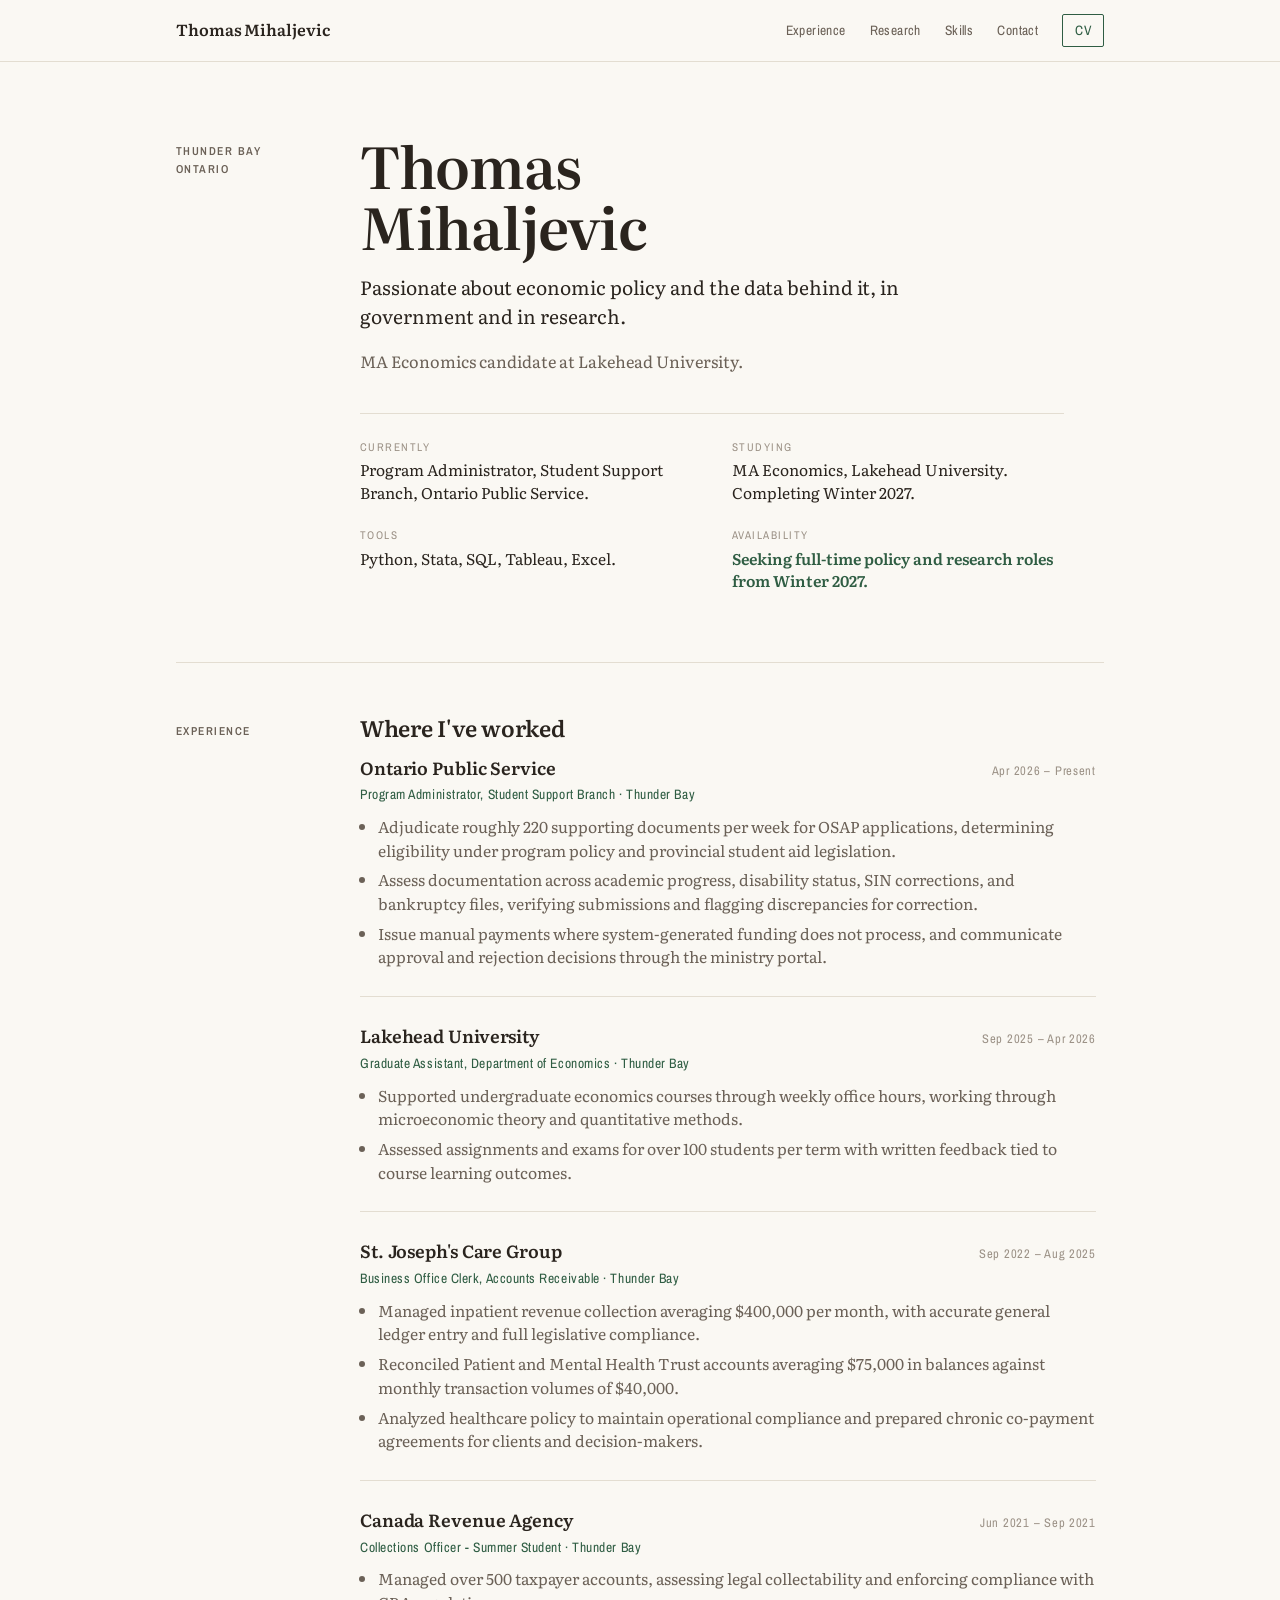
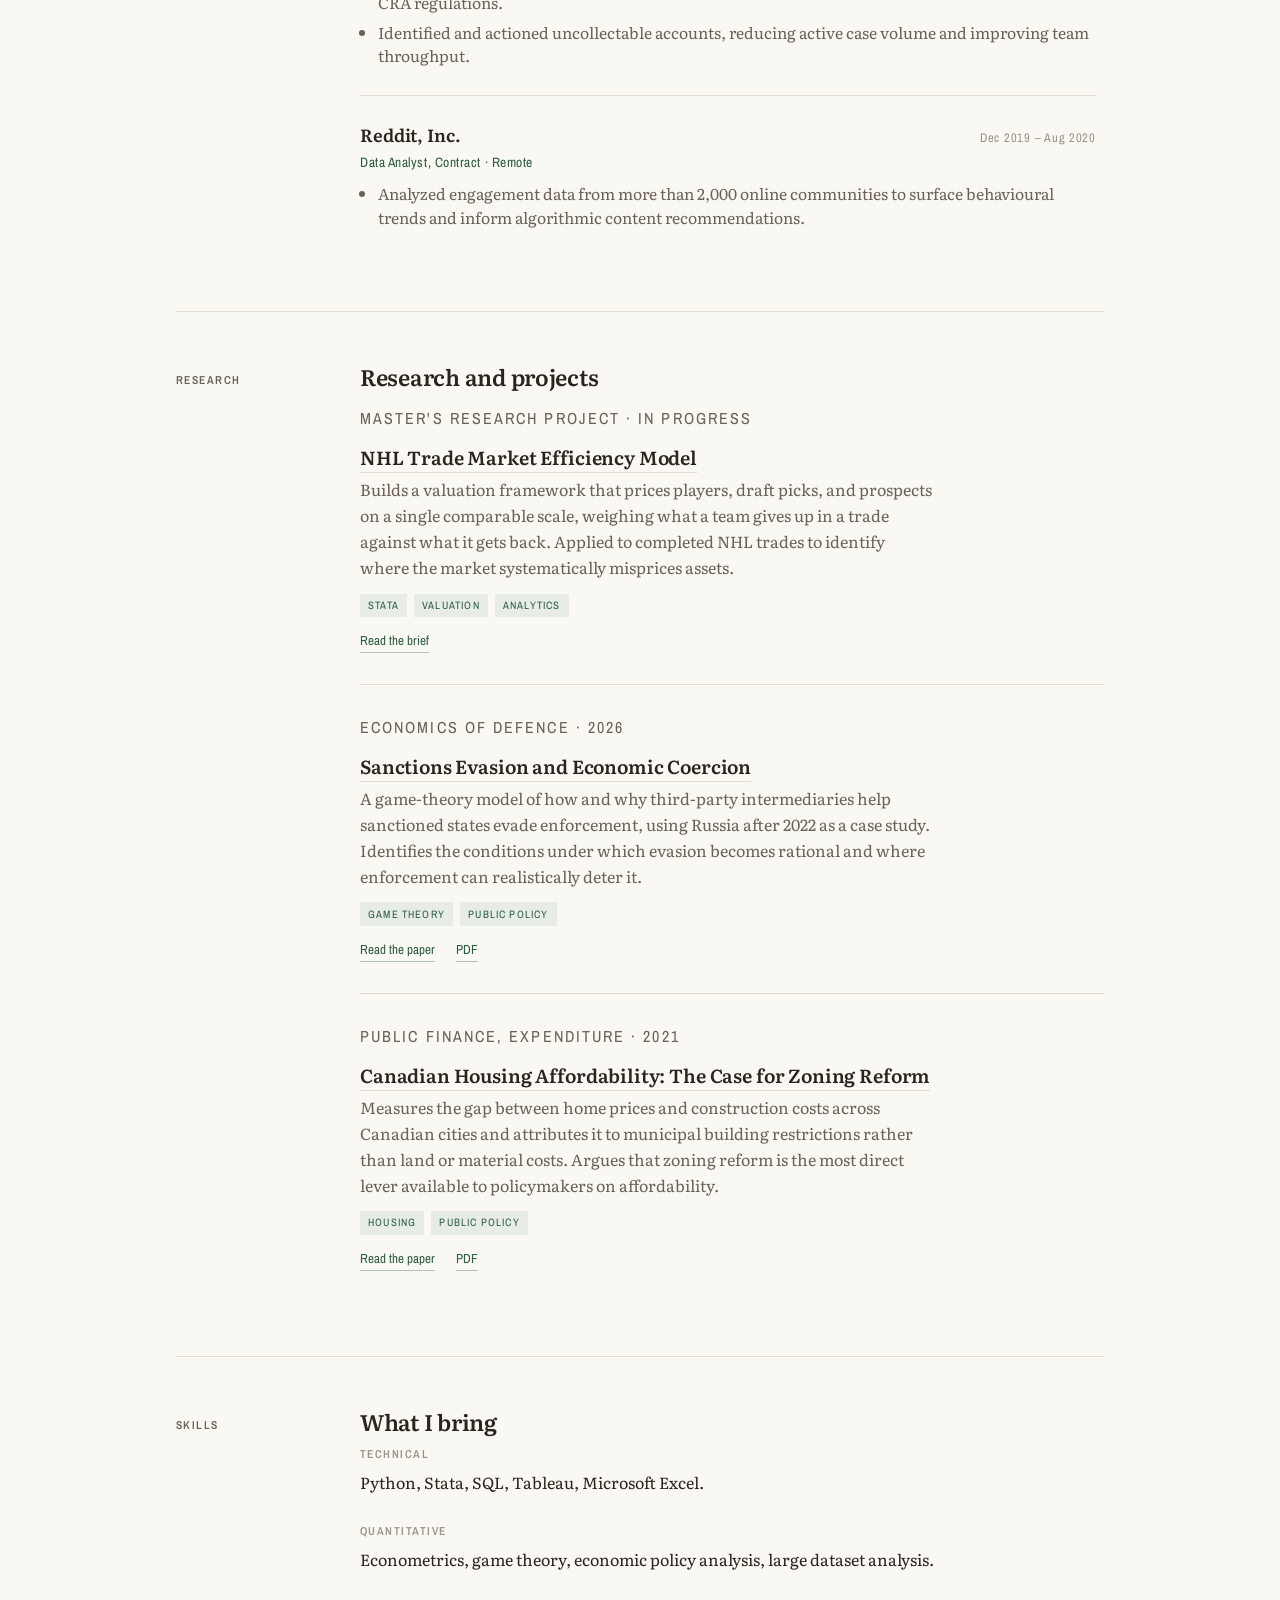
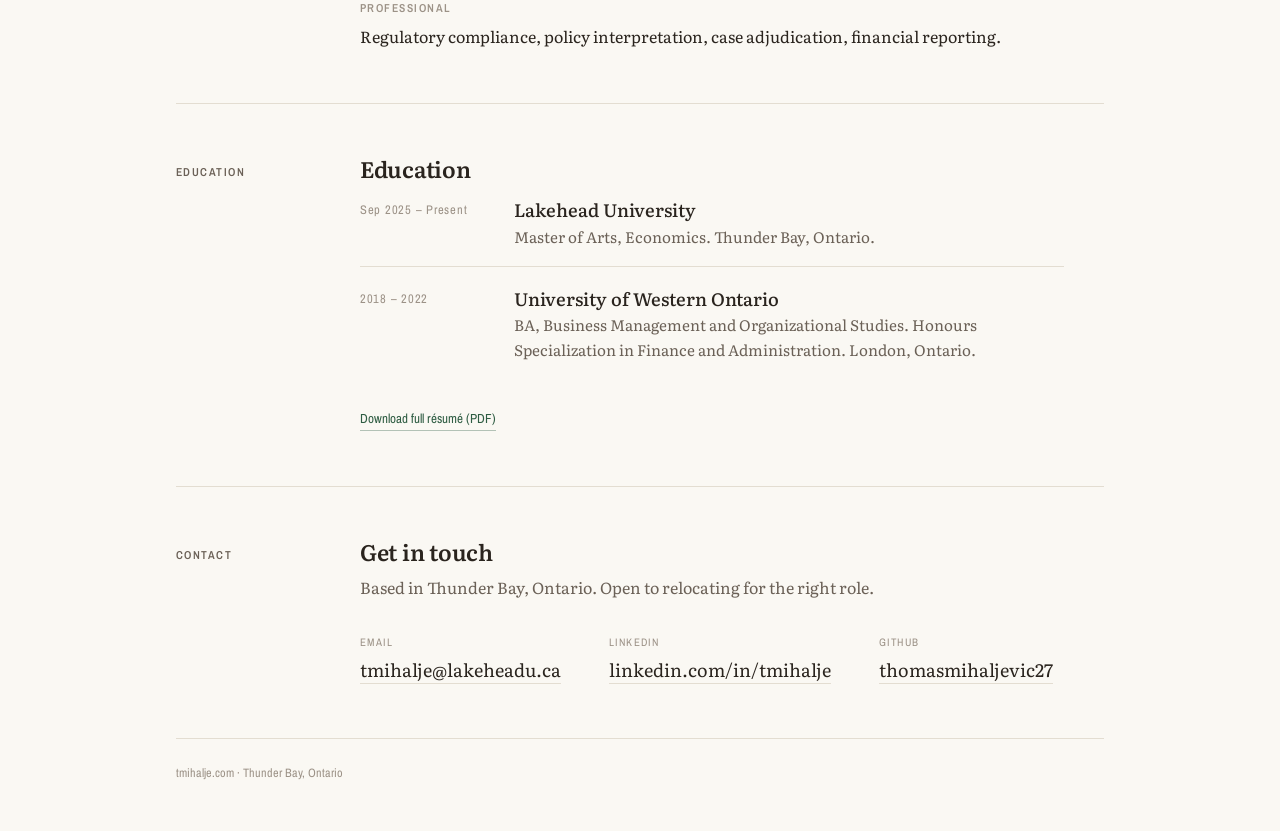
<file: index.html>
<!DOCTYPE html>
<html lang="en">
<head>
<meta charset="utf-8">
<meta name="viewport" content="width=device-width, initial-scale=1">
<link rel="icon" href="/favicon.svg" type="image/svg+xml">
<link rel="icon" href="/favicon.ico" sizes="32x32">
<link rel="apple-touch-icon" href="/apple-touch-icon.png">
<title>Thomas Mihaljevic — Economics and Public Policy</title>
<meta name="description" content="Thomas Mihaljevic — Program Administrator with the Ontario Public Service and MA Economics candidate at Lakehead University. Economic policy, valuation, and applied data work.">
<link rel="preconnect" href="https://fonts.googleapis.com">
<link rel="preconnect" href="https://fonts.gstatic.com" crossorigin>
<link href="https://fonts.googleapis.com/css2?family=Archivo+Narrow:wght@400;500;600&family=Literata:ital,opsz,wght@0,7..72,300..700;1,7..72,300..500&display=swap" rel="stylesheet">
<link rel="stylesheet" href="/styles.css">
</head>
<body>
<a class="skip" href="#main">Skip to content</a>

<div class="topbar">
  <div class="topbar-in">
    <a class="name" href="/">Thomas Mihaljevic</a>
    <nav>
      <a href="#experience">Experience</a>
      <a href="#research">Research</a>
      <a href="#skills" class="hide-sm">Skills</a>
      <a href="#contact">Contact</a>
      <a href="/Thomas_Mihaljevic_Resume.pdf" class="cv">CV</a>
    </nav>
  </div>
</div>

<div class="wrap" id="top">
<main id="main">

  <!-- INTRO -->
  <div class="row intro">
    <div class="marker">Thunder Bay<br>Ontario</div>
    <div>
      <h1>Thomas<br>Mihaljevic</h1>
      <p class="pitch">Passionate about economic policy and the data behind it, in government and in research.</p>
      <p class="sub">MA Economics candidate at Lakehead University.</p>

      <dl class="glance">
        <div>
          <dt>Currently</dt>
          <dd>Program Administrator, Student Support Branch, Ontario Public Service.</dd>
        </div>
        <div>
          <dt>Studying</dt>
          <dd>MA Economics, Lakehead University. Completing Winter 2027.</dd>
        </div>
        <div>
          <dt>Tools</dt>
          <dd>Python, Stata, SQL, Tableau, Excel.</dd>
        </div>
        <div>
          <dt>Availability</dt>
          <dd class="open">Seeking full-time policy and research roles from Winter 2027.</dd>
        </div>
      </dl>
    </div>
  </div>

  <!-- EXPERIENCE -->
  <section id="experience">
    <div class="row sec">
      <div class="marker">Experience</div>
      <div>
        <h2>Where I've worked</h2>

        <article class="job">
          <div class="job-head">
            <h3>Ontario Public Service</h3>
            <span class="when">Apr 2026 – Present</span>
          </div>
          <p class="role">Program Administrator, Student Support Branch · Thunder Bay</p>
          <ul>
            <li>Adjudicate roughly 220 supporting documents per week for OSAP applications, determining eligibility under program policy and provincial student aid legislation.</li>
            <li>Assess documentation across academic progress, disability status, SIN corrections, and bankruptcy files, verifying submissions and flagging discrepancies for correction.</li>
            <li>Issue manual payments where system-generated funding does not process, and communicate approval and rejection decisions through the ministry portal.</li>
          </ul>
        </article>

        <article class="job">
          <div class="job-head">
            <h3>Lakehead University</h3>
            <span class="when">Sep 2025 – Apr 2026</span>
          </div>
          <p class="role">Graduate Assistant, Department of Economics · Thunder Bay</p>
          <ul>
            <li>Supported undergraduate economics courses through weekly office hours, working through microeconomic theory and quantitative methods.</li>
            <li>Assessed assignments and exams for over 100 students per term with written feedback tied to course learning outcomes.</li>
          </ul>
        </article>

        <article class="job">
          <div class="job-head">
            <h3>St. Joseph's Care Group</h3>
            <span class="when">Sep 2022 – Aug 2025</span>
          </div>
          <p class="role">Business Office Clerk, Accounts Receivable · Thunder Bay</p>
          <ul>
            <li>Managed inpatient revenue collection averaging $400,000 per month, with accurate general ledger entry and full legislative compliance.</li>
            <li>Reconciled Patient and Mental Health Trust accounts averaging $75,000 in balances against monthly transaction volumes of $40,000.</li>
            <li>Analyzed healthcare policy to maintain operational compliance and prepared chronic co-payment agreements for clients and decision-makers.</li>
          </ul>
        </article>

        <article class="job">
          <div class="job-head">
            <h3>Canada Revenue Agency</h3>
            <span class="when">Jun 2021 – Sep 2021</span>
          </div>
          <p class="role">Collections Officer - Summer Student · Thunder Bay</p>
          <ul>
            <li>Managed over 500 taxpayer accounts, assessing legal collectability and enforcing compliance with CRA regulations.</li>
            <li>Identified and actioned uncollectable accounts, reducing active case volume and improving team throughput.</li>
          </ul>
        </article>

        <article class="job">
          <div class="job-head">
            <h3>Reddit, Inc.</h3>
            <span class="when">Dec 2019 – Aug 2020</span>
          </div>
          <p class="role">Data Analyst, Contract · Remote</p>
          <ul>
            <li>Analyzed engagement data from more than 2,000 online communities to surface behavioural trends and inform algorithmic content recommendations.</li>
          </ul>
        </article>
      </div>
    </div>
  </section>

  <!-- RESEARCH -->
  <section id="research">
    <div class="row sec">
      <div class="marker">Research</div>
      <div>
        <h2>Research and projects</h2>

        <article class="item">
          <p class="kicker">Master's research project · In progress</p>
          <h3><a href="/nhl-trade-model/">NHL Trade Market Efficiency Model</a></h3>
          <p>Builds a valuation framework that prices players, draft picks, and prospects on a single comparable scale, weighing what a team gives up in a trade against what it gets back. Applied to completed NHL trades to identify where the market systematically misprices assets.</p>
          <div class="tags"><span>Stata</span><span>Valuation</span><span>Analytics</span></div>
          <div class="links">
            <a href="/nhl-trade-model/">Read the brief</a>
          </div>
        </article>

        <article class="item">
          <p class="kicker">Economics of Defence · 2026</p>
          <h3><a href="/economic-sanctions/">Sanctions Evasion and Economic Coercion</a></h3>
          <p>A game-theory model of how and why third-party intermediaries help sanctioned states evade enforcement, using Russia after 2022 as a case study. Identifies the conditions under which evasion becomes rational and where enforcement can realistically deter it.</p>
          <div class="tags"><span>Game theory</span><span>Public policy</span></div>
          <div class="links">
            <a href="/economic-sanctions/">Read the paper</a>
            <a href="/Sanctions.pdf">PDF</a>
          </div>
        </article>

        <article class="item">
          <p class="kicker">Public Finance, Expenditure · 2021</p>
          <h3><a href="/housing-paper/">Canadian Housing Affordability: The Case for Zoning Reform</a></h3>
          <p>Measures the gap between home prices and construction costs across Canadian cities and attributes it to municipal building restrictions rather than land or material costs. Argues that zoning reform is the most direct lever available to policymakers on affordability.</p>
          <div class="tags"><span>Housing</span><span>Public policy</span></div>
          <div class="links">
            <a href="/housing-paper/">Read the paper</a>
            <a href="/Housing_Paper.pdf">PDF</a>
          </div>
        </article>
      </div>
    </div>
  </section>

  <!-- SKILLS -->
  <section id="skills">
    <div class="row sec">
      <div class="marker">Skills</div>
      <div>
        <h2>What I bring</h2>
        <div class="skills">
          <div class="skill">
            <h3>Technical</h3>
            <p>Python, Stata, SQL, Tableau, Microsoft Excel.</p>
          </div>
          <div class="skill">
            <h3>Quantitative</h3>
            <p>Econometrics, game theory, economic policy analysis, large dataset analysis.</p>
          </div>
          <div class="skill">
            <h3>Professional</h3>
            <p>Regulatory compliance, policy interpretation, case adjudication, financial reporting.</p>
          </div>
        </div>
      </div>
    </div>
  </section>

  <!-- EDUCATION -->
  <section id="education">
    <div class="row sec">
      <div class="marker">Education</div>
      <div>
        <h2>Education</h2>
        <ul class="hist">
          <li><span class="yr">Sep 2025 – Present</span><p class="what">Lakehead University<span>Master of Arts, Economics. Thunder Bay, Ontario.</span></p></li>
          <li><span class="yr">2018 – 2022</span><p class="what">University of Western Ontario<span>BA, Business Management and Organizational Studies. Honours Specialization in Finance and Administration. London, Ontario.</span></p></li>
        </ul>
        <div class="links" style="margin-top:1.8rem"><a href="/Thomas_Mihaljevic_Resume.pdf">Download full résumé (PDF)</a></div>
      </div>
    </div>
  </section>

  <!-- CONTACT -->
  <section id="contact">
    <div class="row sec">
      <div class="marker">Contact</div>
      <div>
        <h2>Get in touch</h2>
        <p class="lede">Based in Thunder Bay, Ontario. Open to relocating for the right role.</p>
        <div class="contact">
          <div><div class="k">Email</div><a href="mailto:tmihalje@lakeheadu.ca">tmihalje@lakeheadu.ca</a></div>
          <div><div class="k">LinkedIn</div><a href="https://linkedin.com/in/tmihalje">linkedin.com/in/tmihalje</a></div>
          <div><div class="k">GitHub</div><a href="https://github.com/thomasmihaljevic27">thomasmihaljevic27</a></div>
        </div>
      </div>
    </div>
  </section>

</main>
<footer>tmihalje.com · Thunder Bay, Ontario</footer>
</div>
</body>
</html>
</file>
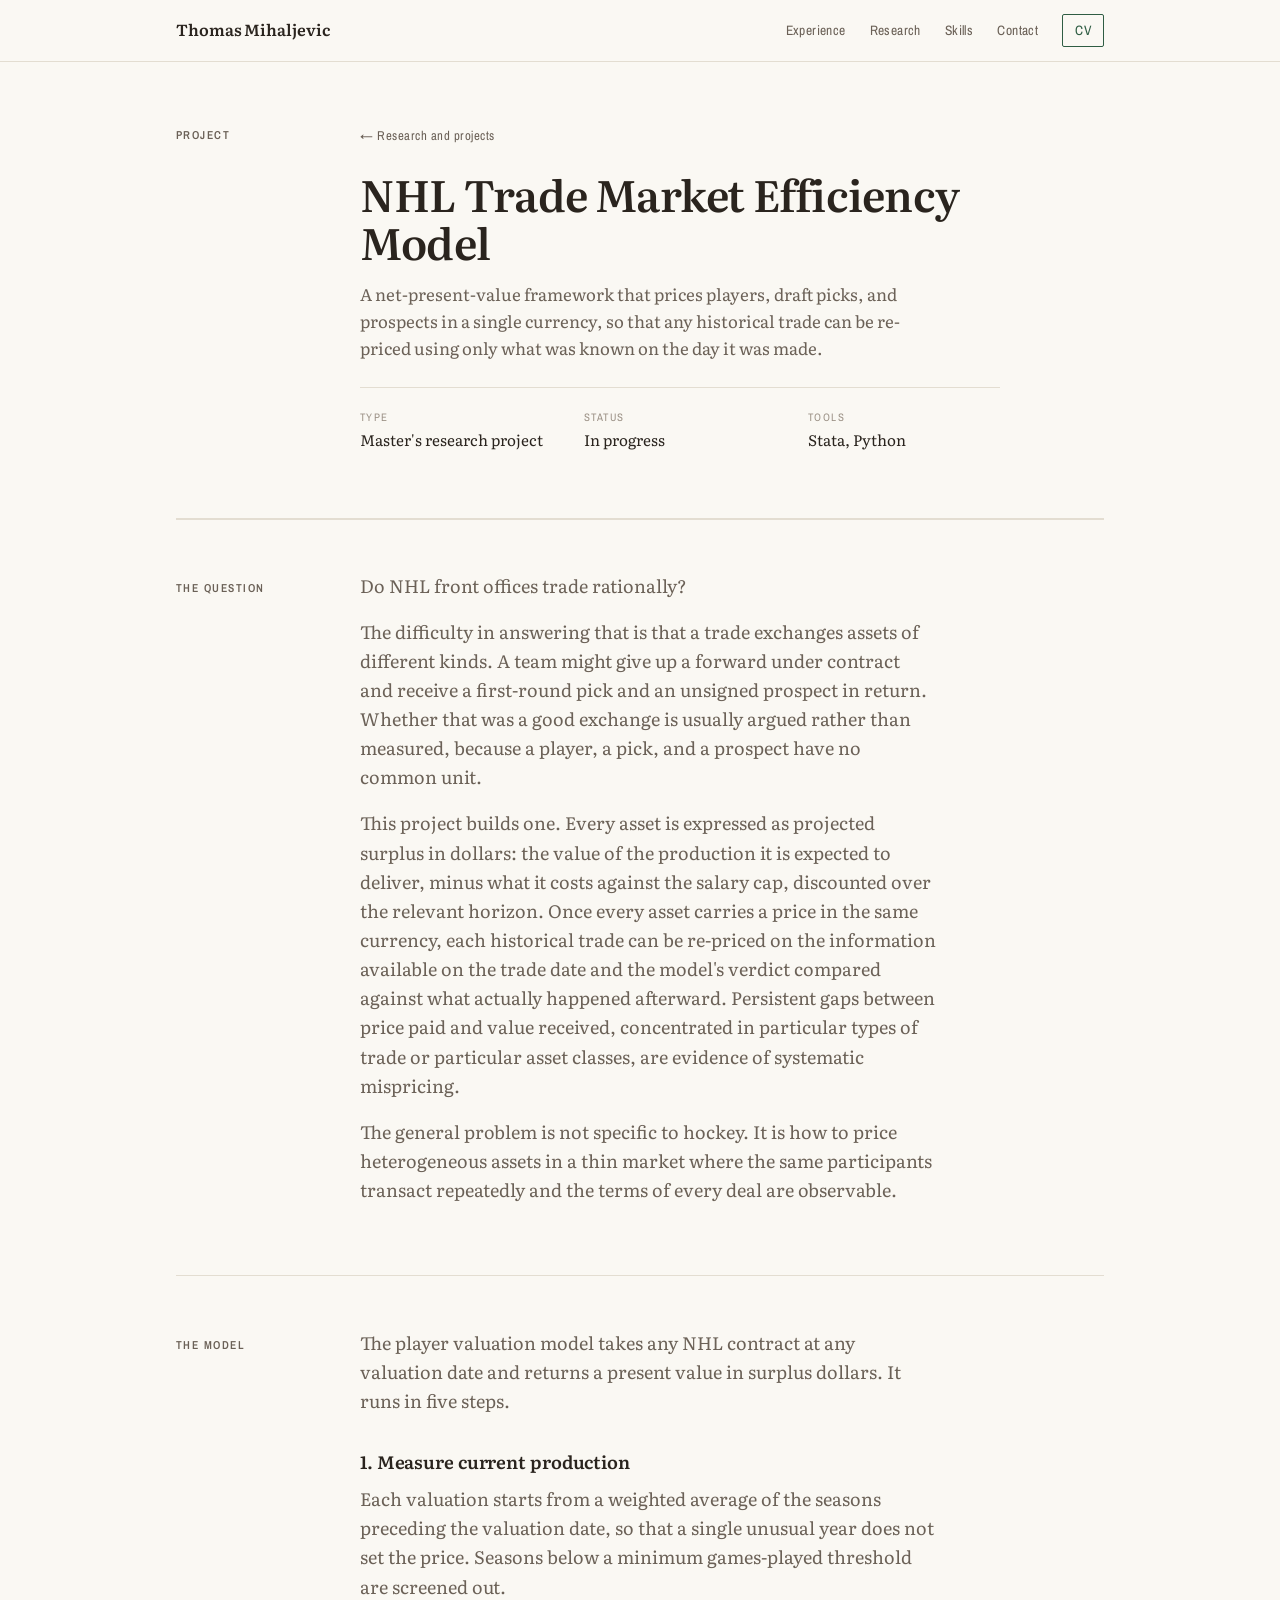
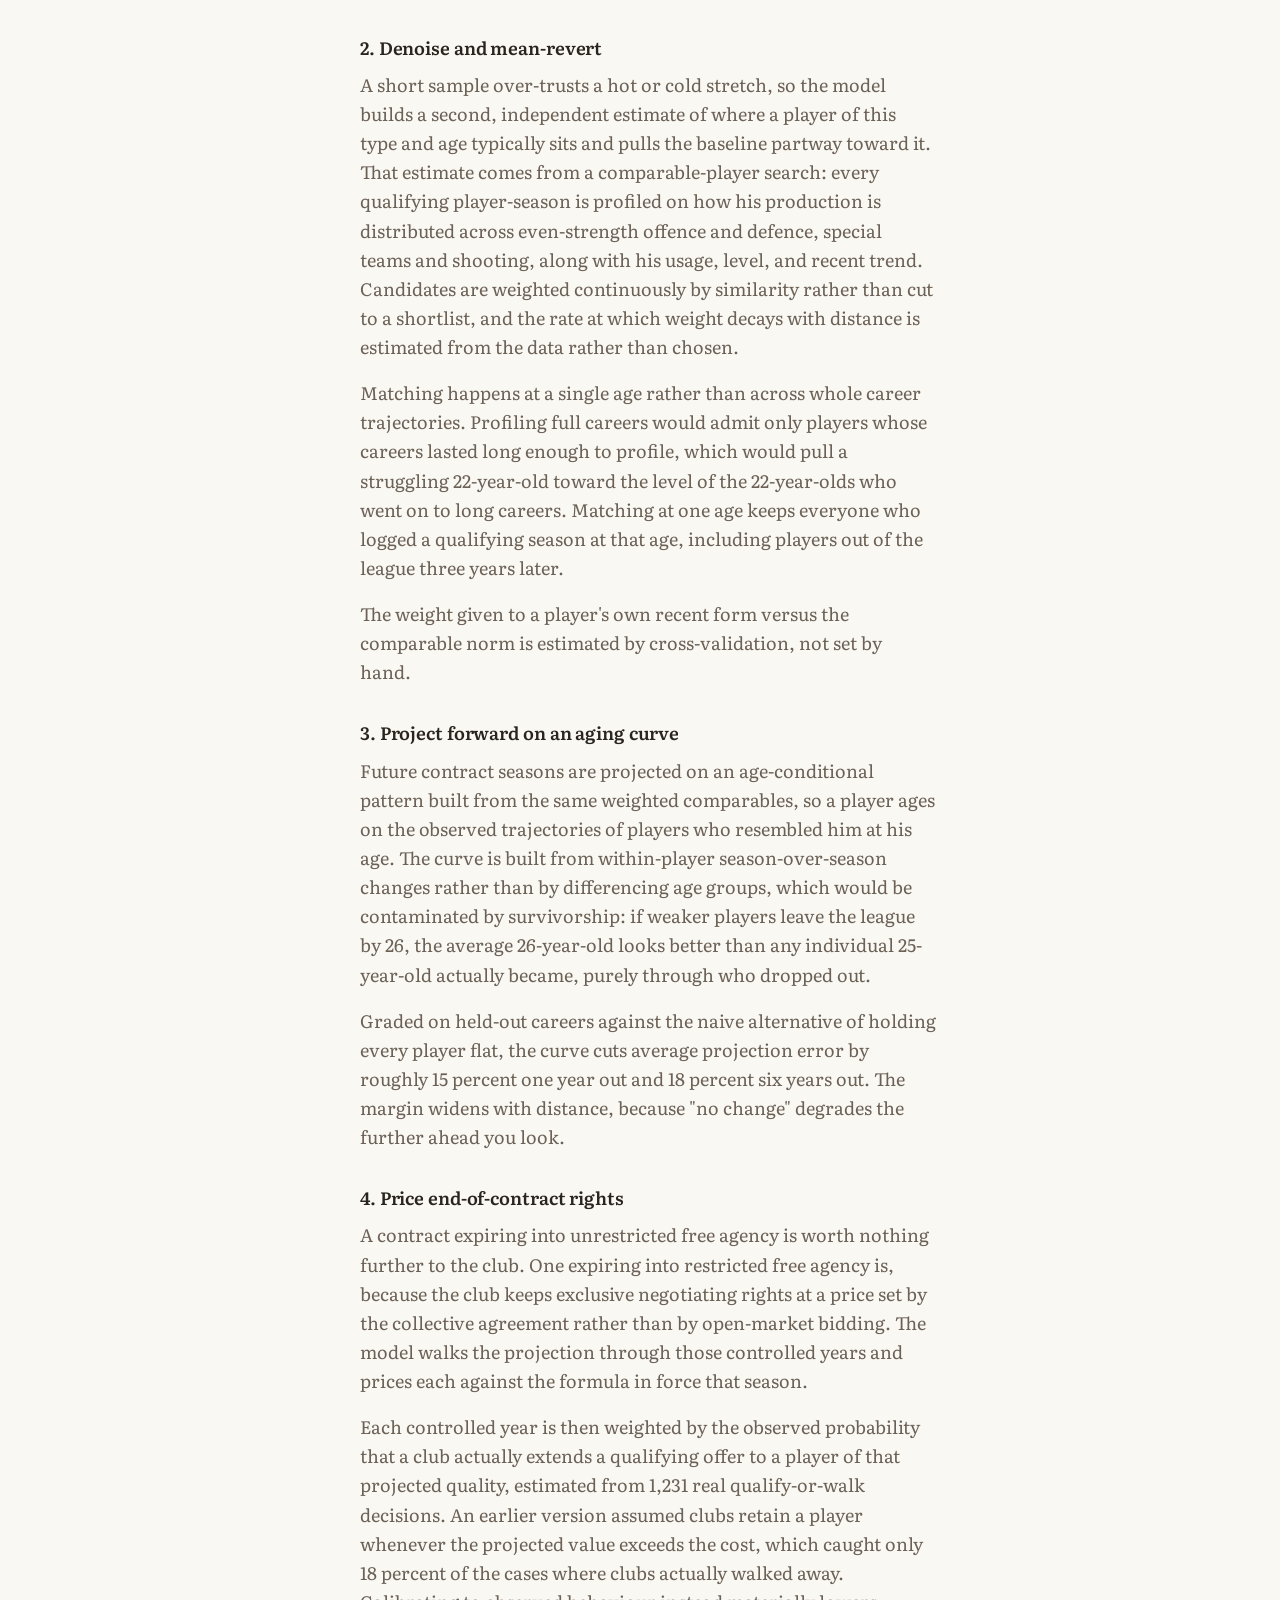
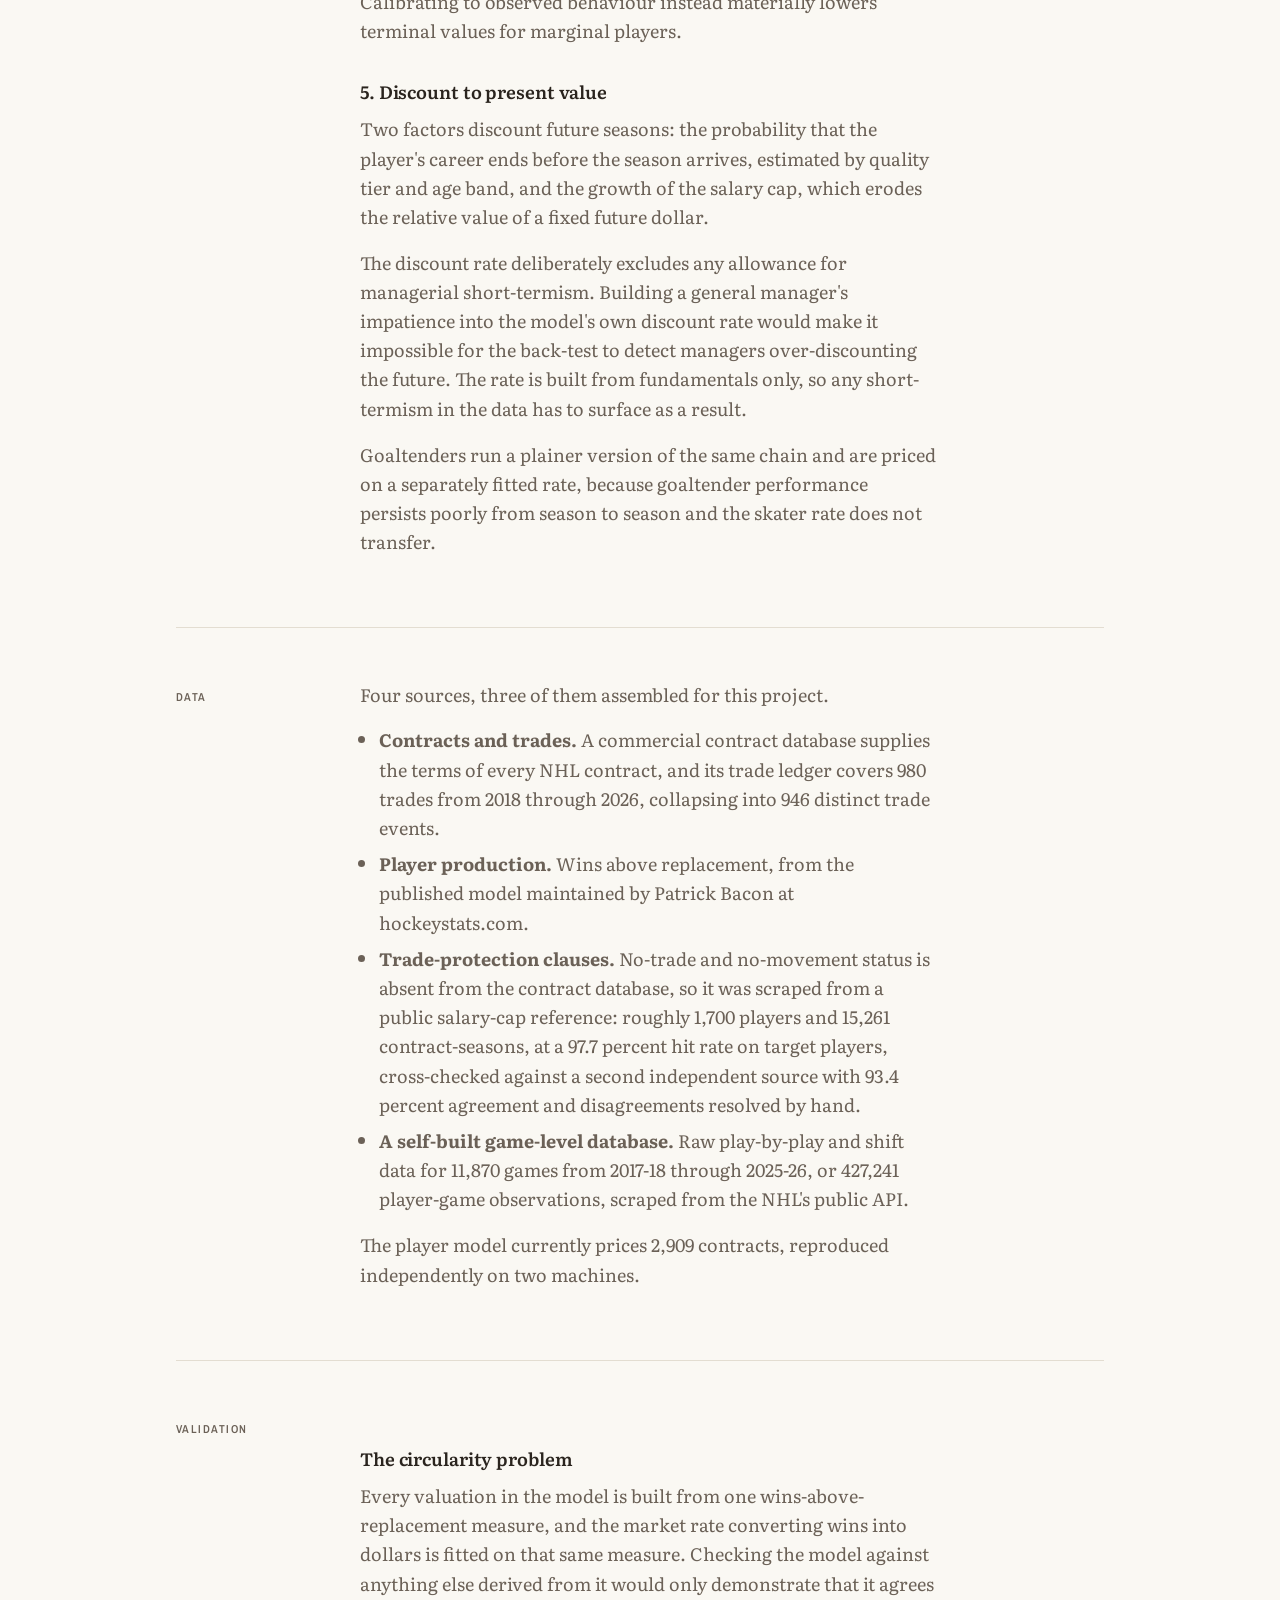
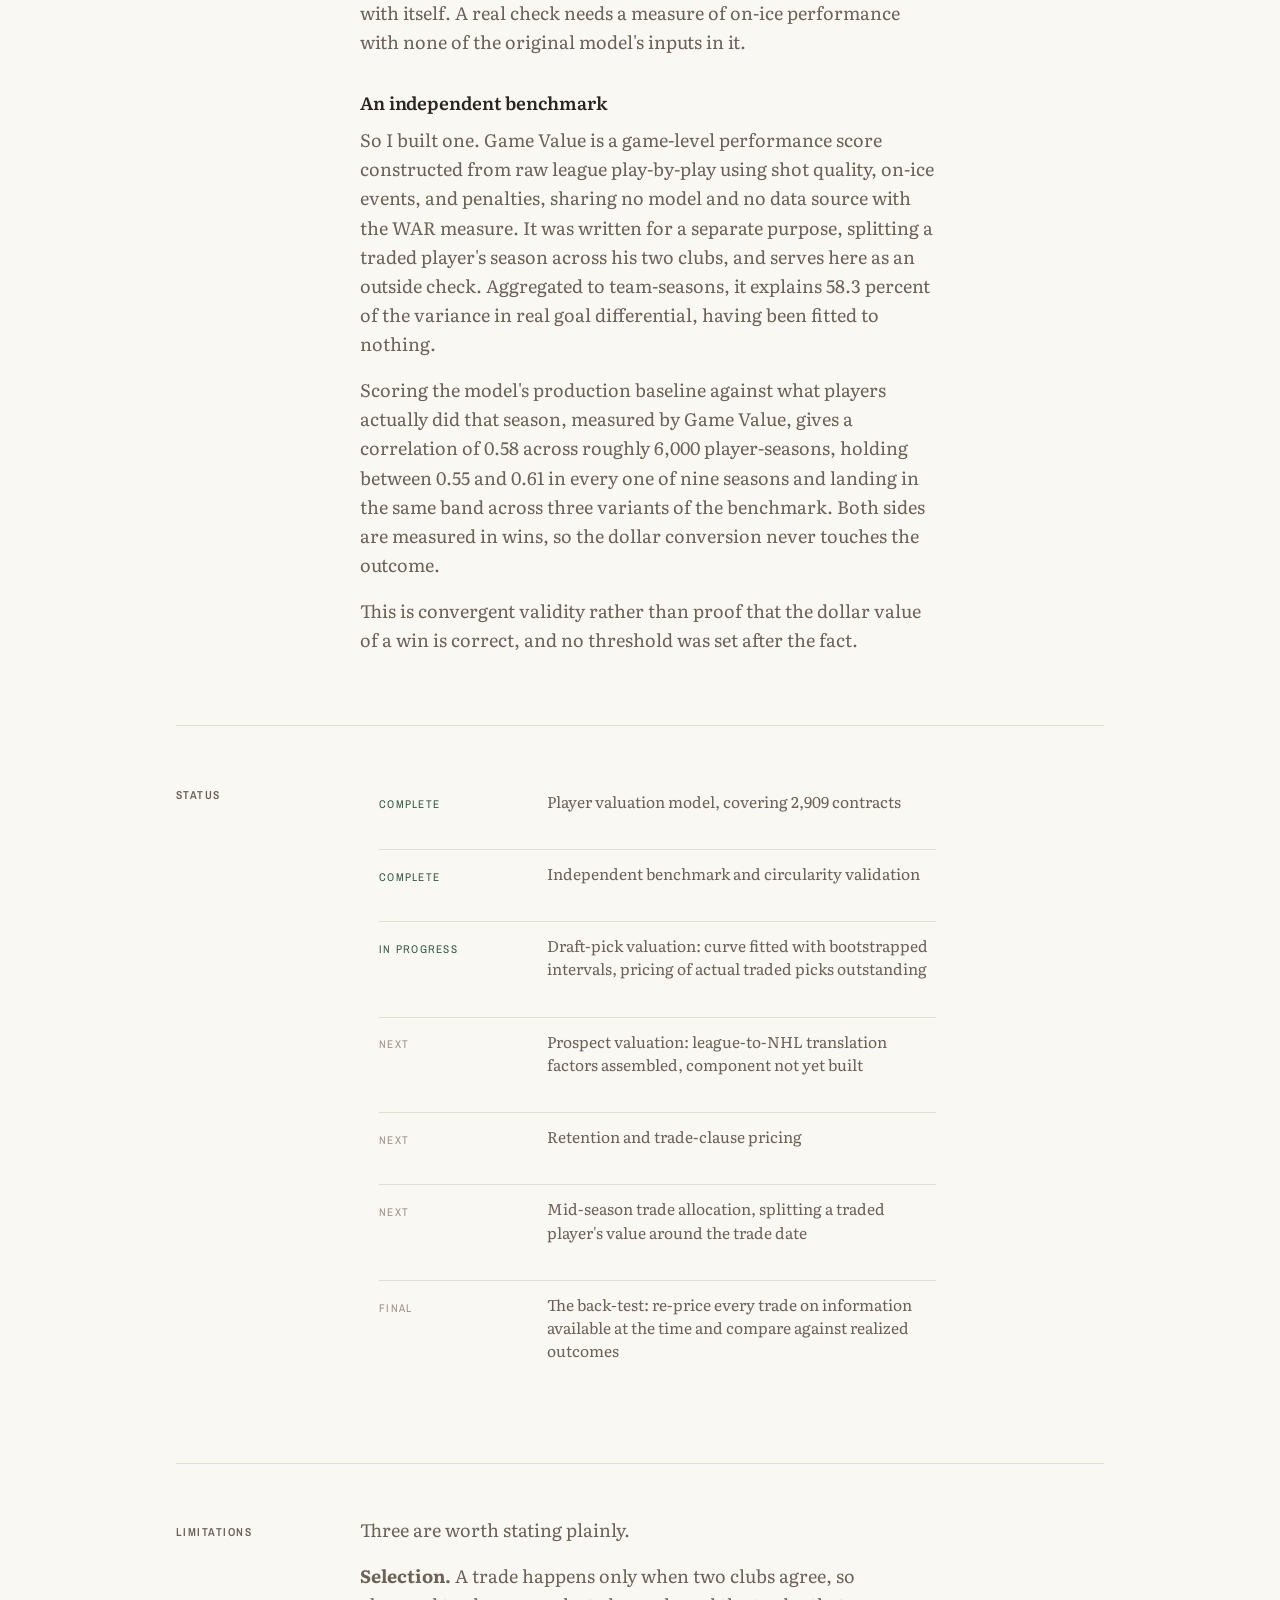
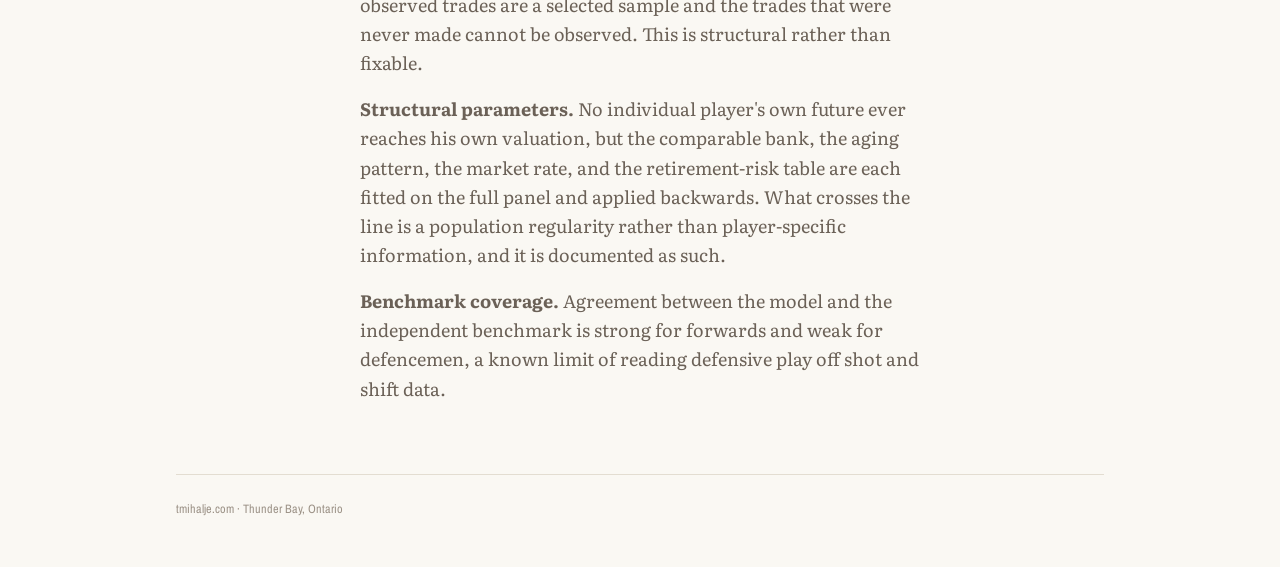
<file: nhl-trade-model/index.html>
<!DOCTYPE html>
<html lang="en">
<head>
<meta charset="utf-8">
<meta name="viewport" content="width=device-width, initial-scale=1">
<link rel="icon" href="/favicon.svg" type="image/svg+xml">
<link rel="icon" href="/favicon.ico" sizes="32x32">
<link rel="apple-touch-icon" href="/apple-touch-icon.png">
<title>NHL Trade Market Efficiency Model — Thomas Mihaljevic</title>
<meta name="description" content="A net-present-value framework that prices NHL players, draft picks, and prospects in one currency, used to test whether front offices trade rationally.">
<link rel="preconnect" href="https://fonts.googleapis.com">
<link rel="preconnect" href="https://fonts.gstatic.com" crossorigin>
<link href="https://fonts.googleapis.com/css2?family=Archivo+Narrow:wght@400;500;600&family=Literata:ital,opsz,wght@0,7..72,300..700;1,7..72,300..500&display=swap" rel="stylesheet">
<link rel="stylesheet" href="/styles.css">
</head>
<body>
<a class="skip" href="#main">Skip to content</a>

<div class="topbar">
  <div class="topbar-in">
    <a class="name" href="/">Thomas Mihaljevic</a>
    <nav>
      <a href="/#experience">Experience</a>
      <a href="/#research">Research</a>
      <a href="/#skills" class="hide-sm">Skills</a>
      <a href="/#contact">Contact</a>
      <a href="/Thomas_Mihaljevic_Resume.pdf" class="cv">CV</a>
    </nav>
  </div>
</div>

<div class="wrap">
<main id="main">

  <div class="row paper-head">
    <div class="marker">Project</div>
    <div>
      <a class="back" href="/#research">← Research and projects</a>
      <h1>NHL Trade Market Efficiency Model</h1>
      <p class="standfirst">A net-present-value framework that prices players, draft picks, and prospects in a single currency, so that any historical trade can be re-priced using only what was known on the day it was made.</p>

      <dl class="paper-meta">
        <div><dt>Type</dt><dd>Master's research project</dd></div>
        <div><dt>Status</dt><dd>In progress</dd></div>
        <div><dt>Tools</dt><dd>Stata, Python</dd></div>
      </dl>

    </div>
  </div>

  <!-- THE QUESTION -->
  <section>
    <div class="row sec">
      <div class="marker">The question</div>
      <div class="prose">
        <p>Do NHL front offices trade rationally?</p>
        <p>The difficulty in answering that is that a trade exchanges assets of different kinds. A team might give up a forward under contract and receive a first-round pick and an unsigned prospect in return. Whether that was a good exchange is usually argued rather than measured, because a player, a pick, and a prospect have no common unit.</p>
        <p>This project builds one. Every asset is expressed as projected surplus in dollars: the value of the production it is expected to deliver, minus what it costs against the salary cap, discounted over the relevant horizon. Once every asset carries a price in the same currency, each historical trade can be re-priced on the information available on the trade date and the model's verdict compared against what actually happened afterward. Persistent gaps between price paid and value received, concentrated in particular types of trade or particular asset classes, are evidence of systematic mispricing.</p>
        <p>The general problem is not specific to hockey. It is how to price heterogeneous assets in a thin market where the same participants transact repeatedly and the terms of every deal are observable.</p>
      </div>
    </div>
  </section>

  <!-- THE MODEL -->
  <section>
    <div class="row sec">
      <div class="marker">The model</div>
      <div class="prose">
        <p>The player valuation model takes any NHL contract at any valuation date and returns a present value in surplus dollars. It runs in five steps.</p>

        <h3>1. Measure current production</h3>
        <p>Each valuation starts from a weighted average of the seasons preceding the valuation date, so that a single unusual year does not set the price. Seasons below a minimum games-played threshold are screened out.</p>

        <h3>2. Denoise and mean-revert</h3>
        <p>A short sample over-trusts a hot or cold stretch, so the model builds a second, independent estimate of where a player of this type and age typically sits and pulls the baseline partway toward it. That estimate comes from a comparable-player search: every qualifying player-season is profiled on how his production is distributed across even-strength offence and defence, special teams and shooting, along with his usage, level, and recent trend. Candidates are weighted continuously by similarity rather than cut to a shortlist, and the rate at which weight decays with distance is estimated from the data rather than chosen.</p>
        <p>Matching happens at a single age rather than across whole career trajectories. Profiling full careers would admit only players whose careers lasted long enough to profile, which would pull a struggling 22-year-old toward the level of the 22-year-olds who went on to long careers. Matching at one age keeps everyone who logged a qualifying season at that age, including players out of the league three years later.</p>
        <p>The weight given to a player's own recent form versus the comparable norm is estimated by cross-validation, not set by hand.</p>

        <h3>3. Project forward on an aging curve</h3>
        <p>Future contract seasons are projected on an age-conditional pattern built from the same weighted comparables, so a player ages on the observed trajectories of players who resembled him at his age. The curve is built from within-player season-over-season changes rather than by differencing age groups, which would be contaminated by survivorship: if weaker players leave the league by 26, the average 26-year-old looks better than any individual 25-year-old actually became, purely through who dropped out.</p>
        <p>Graded on held-out careers against the naive alternative of holding every player flat, the curve cuts average projection error by roughly 15 percent one year out and 18 percent six years out. The margin widens with distance, because "no change" degrades the further ahead you look.</p>

        <h3>4. Price end-of-contract rights</h3>
        <p>A contract expiring into unrestricted free agency is worth nothing further to the club. One expiring into restricted free agency is, because the club keeps exclusive negotiating rights at a price set by the collective agreement rather than by open-market bidding. The model walks the projection through those controlled years and prices each against the formula in force that season.</p>
        <p>Each controlled year is then weighted by the observed probability that a club actually extends a qualifying offer to a player of that projected quality, estimated from 1,231 real qualify-or-walk decisions. An earlier version assumed clubs retain a player whenever the projected value exceeds the cost, which caught only 18 percent of the cases where clubs actually walked away. Calibrating to observed behaviour instead materially lowers terminal values for marginal players.</p>

        <h3>5. Discount to present value</h3>
        <p>Two factors discount future seasons: the probability that the player's career ends before the season arrives, estimated by quality tier and age band, and the growth of the salary cap, which erodes the relative value of a fixed future dollar.</p>
        <p>The discount rate deliberately excludes any allowance for managerial short-termism. Building a general manager's impatience into the model's own discount rate would make it impossible for the back-test to detect managers over-discounting the future. The rate is built from fundamentals only, so any short-termism in the data has to surface as a result.</p>
        <p>Goaltenders run a plainer version of the same chain and are priced on a separately fitted rate, because goaltender performance persists poorly from season to season and the skater rate does not transfer.</p>
      </div>
    </div>
  </section>

  <!-- DATA -->
  <section>
    <div class="row sec">
      <div class="marker">Data</div>
      <div class="prose">
        <p>Four sources, three of them assembled for this project.</p>
        <ul>
          <li><strong>Contracts and trades.</strong> A commercial contract database supplies the terms of every NHL contract, and its trade ledger covers 980 trades from 2018 through 2026, collapsing into 946 distinct trade events.</li>
          <li><strong>Player production.</strong> Wins above replacement, from the published model maintained by Patrick Bacon at hockeystats.com.</li>
          <li><strong>Trade-protection clauses.</strong> No-trade and no-movement status is absent from the contract database, so it was scraped from a public salary-cap reference: roughly 1,700 players and 15,261 contract-seasons, at a 97.7 percent hit rate on target players, cross-checked against a second independent source with 93.4 percent agreement and disagreements resolved by hand.</li>
          <li><strong>A self-built game-level database.</strong> Raw play-by-play and shift data for 11,870 games from 2017-18 through 2025-26, or 427,241 player-game observations, scraped from the NHL's public API.</li>
        </ul>
        <p>The player model currently prices 2,909 contracts, reproduced independently on two machines.</p>
      </div>
    </div>
  </section>

  <!-- VALIDATION -->
  <section>
    <div class="row sec">
      <div class="marker">Validation</div>
      <div class="prose">
        <h3>The circularity problem</h3>
        <p>Every valuation in the model is built from one wins-above-replacement measure, and the market rate converting wins into dollars is fitted on that same measure. Checking the model against anything else derived from it would only demonstrate that it agrees with itself. A real check needs a measure of on-ice performance with none of the original model's inputs in it.</p>

        <h3>An independent benchmark</h3>
        <p>So I built one. Game Value is a game-level performance score constructed from raw league play-by-play using shot quality, on-ice events, and penalties, sharing no model and no data source with the WAR measure. It was written for a separate purpose, splitting a traded player's season across his two clubs, and serves here as an outside check. Aggregated to team-seasons, it explains 58.3 percent of the variance in real goal differential, having been fitted to nothing.</p>
        <p>Scoring the model's production baseline against what players actually did that season, measured by Game Value, gives a correlation of 0.58 across roughly 6,000 player-seasons, holding between 0.55 and 0.61 in every one of nine seasons and landing in the same band across three variants of the benchmark. Both sides are measured in wins, so the dollar conversion never touches the outcome.</p>
        <p>This is convergent validity rather than proof that the dollar value of a win is correct, and no threshold was set after the fact.</p>
      </div>
    </div>
  </section>

  <!-- STATUS -->
  <section>
    <div class="row sec">
      <div class="marker">Status</div>
      <div class="prose">
        <ul class="progress">
          <li><span class="state">Complete</span><p>Player valuation model, covering 2,909 contracts</p></li>
          <li><span class="state">Complete</span><p>Independent benchmark and circularity validation</p></li>
          <li><span class="state">In progress</span><p>Draft-pick valuation: curve fitted with bootstrapped intervals, pricing of actual traded picks outstanding</p></li>
          <li><span class="state pending">Next</span><p>Prospect valuation: league-to-NHL translation factors assembled, component not yet built</p></li>
          <li><span class="state pending">Next</span><p>Retention and trade-clause pricing</p></li>
          <li><span class="state pending">Next</span><p>Mid-season trade allocation, splitting a traded player's value around the trade date</p></li>
          <li><span class="state pending">Final</span><p>The back-test: re-price every trade on information available at the time and compare against realized outcomes</p></li>
        </ul>
      </div>
    </div>
  </section>

  <!-- LIMITATIONS -->
  <section>
    <div class="row sec">
      <div class="marker">Limitations</div>
      <div class="prose">
        <p>Three are worth stating plainly.</p>
        <p><strong>Selection.</strong> A trade happens only when two clubs agree, so observed trades are a selected sample and the trades that were never made cannot be observed. This is structural rather than fixable.</p>
        <p><strong>Structural parameters.</strong> No individual player's own future ever reaches his own valuation, but the comparable bank, the aging pattern, the market rate, and the retirement-risk table are each fitted on the full panel and applied backwards. What crosses the line is a population regularity rather than player-specific information, and it is documented as such.</p>
        <p><strong>Benchmark coverage.</strong> Agreement between the model and the independent benchmark is strong for forwards and weak for defencemen, a known limit of reading defensive play off shot and shift data.</p>
      </div>
    </div>
  </section>

</main>
<footer>tmihalje.com · Thunder Bay, Ontario</footer>
</div>
</body>
</html>
</file>
<file: styles.css>
/* ============================================================
   tmihalje.com — shared stylesheet
   Every page links to this file, so a change here changes the
   whole site. Do not duplicate these rules into page <style> blocks.
   ============================================================ */

:root{
  --paper:#FAF8F3;
  --paper-2:#F2EDE3;
  --ink:#2A241E;
  --ink-2:#6B6157;
  --ink-3:#9C9287;
  --accent:#2F5D43;
  --accent-pale:#E7EDE6;
  --rule:#E3DDD1;

  --serif:"Literata",Georgia,"Times New Roman",serif;
  --label:"Archivo Narrow","Helvetica Neue",Arial,sans-serif;

  --col:9rem;          /* left label column */
  --gutter:2.5rem;
  --measure:36rem;     /* comfortable reading width */
}

*{box-sizing:border-box}
html{scroll-behavior:smooth;-webkit-text-size-adjust:100%}
@media (prefers-reduced-motion:reduce){html{scroll-behavior:auto}}

body{
  margin:0;background:var(--paper);color:var(--ink);
  font-family:var(--serif);font-size:18px;line-height:1.62;
  font-optical-sizing:auto;font-weight:400;
}

.wrap{max-width:62rem;margin:0 auto;padding:0 2rem}
@media (max-width:640px){.wrap{padding:0 1.35rem}}

/* Label column left, content right. No vertical rule — the horizontal
   section rules and the whitespace carry the structure. */
.row{display:grid;grid-template-columns:var(--col) minmax(0,1fr);gap:0 var(--gutter)}
@media (max-width:860px){.row{grid-template-columns:1fr;gap:0}}
.marker{
  font-family:var(--label);font-size:.72rem;letter-spacing:.13em;
  text-transform:uppercase;color:var(--ink-2);font-weight:600;padding-top:.5rem;
}
@media (max-width:860px){.marker{padding-top:0;margin-bottom:.75rem}}

/* ---------- nav ---------- */
.topbar{position:sticky;top:0;z-index:10;background:var(--paper);border-bottom:1px solid var(--rule)}
.topbar-in{max-width:62rem;margin:0 auto;padding:.85rem 2rem;
  display:flex;align-items:center;justify-content:space-between;gap:1rem}
.topbar .name{font-family:var(--serif);font-weight:600;font-size:1rem;
  text-decoration:none;color:var(--ink);letter-spacing:-.005em}
.topbar nav{display:flex;align-items:center;gap:1.5rem;
  font-family:var(--label);font-size:.85rem;letter-spacing:.03em}
.topbar nav a{color:var(--ink-2);text-decoration:none;padding:.2rem 0;border-bottom:1px solid transparent}
.topbar nav a:hover,.topbar nav a:focus-visible{color:var(--accent);border-bottom-color:var(--accent)}
.topbar nav a.cv{color:var(--accent);border:1px solid var(--accent);border-radius:2px;padding:.3rem .75rem}
.topbar nav a.cv:hover,.topbar nav a.cv:focus-visible{background:var(--accent);color:var(--paper)}
@media (max-width:700px){
  .topbar-in{padding:.7rem 1.35rem}
  .topbar nav{gap:.95rem;font-size:.78rem}
  .topbar nav a.hide-sm{display:none}
}

/* ---------- intro ---------- */
.intro{padding:4.5rem 0 3.2rem}
@media (max-width:860px){.intro{padding:2.75rem 0 2.5rem}}
h1{font-family:var(--serif);font-weight:600;
  font-size:clamp(2.4rem,6vw,3.6rem);line-height:1.06;
  letter-spacing:-.022em;margin:0 0 1.1rem}
.pitch{font-size:1.2rem;max-width:var(--measure);margin:0 0 1.1rem;line-height:1.48}
.intro p.sub{max-width:var(--measure);color:var(--ink-2);margin:0;font-size:1.02rem}

.glance{margin-top:2.4rem;border-top:1px solid var(--rule);
  display:grid;grid-template-columns:repeat(2,minmax(0,1fr));
  gap:1.4rem 2.5rem;padding-top:1.5rem;max-width:44rem}
@media (max-width:560px){.glance{grid-template-columns:1fr;gap:1.1rem}}
.glance dt{font-family:var(--label);font-size:.7rem;letter-spacing:.13em;
  text-transform:uppercase;color:var(--ink-3);margin-bottom:.2rem}
.glance dd{margin:0;font-size:.97rem;line-height:1.45}
.glance .open{color:var(--accent);font-weight:600}

/* ---------- sections ---------- */
section{border-top:1px solid var(--rule)}
.sec{padding:3.2rem 0 3.4rem}
h2{font-family:var(--serif);font-weight:600;font-size:1.4rem;line-height:1.22;
  letter-spacing:-.012em;margin:0 0 .6rem}
.lede{max-width:var(--measure);color:var(--ink-2);margin:0 0 2.1rem;font-size:1rem}

/* experience */
.job{padding:1.7rem 0;border-top:1px solid var(--rule);max-width:46rem}
.job:first-of-type{border-top:none;padding-top:.3rem}
.job-head{display:flex;justify-content:space-between;align-items:baseline;
  gap:1rem;flex-wrap:wrap;margin-bottom:.15rem}
.job h3{font-family:var(--serif);font-weight:600;font-size:1.1rem;
  line-height:1.3;margin:0;letter-spacing:-.006em}
.job .when{font-family:var(--label);font-size:.78rem;letter-spacing:.06em;
  color:var(--ink-3);white-space:nowrap}
.job .role{font-family:var(--label);font-size:.85rem;letter-spacing:.04em;
  color:var(--accent);margin:0 0 .6rem}
.job ul{margin:0;padding-left:1.15rem}
.job li{margin-bottom:.4rem;color:var(--ink-2);font-size:.98rem;line-height:1.5}
.job li:last-child{margin-bottom:0}

/* research / project cards */
.item{padding:1.9rem 0;border-top:1px solid var(--rule)}
.item:first-of-type{border-top:none;padding-top:.4rem}
.kicker{font-family:var(--label);font-size:.7rem;letter-spacing:.13em;
  text-transform:uppercase;color:var(--ink-3);margin:0 0 .45rem}
.item h3{font-family:var(--serif);font-weight:600;font-size:1.18rem;
  line-height:1.32;margin:0 0 .45rem;letter-spacing:-.008em}
.item h3 a{color:var(--ink);text-decoration:none;border-bottom:1px solid var(--rule);padding-bottom:1px}
.item h3 a:hover,.item h3 a:focus-visible{color:var(--accent);border-bottom-color:var(--accent)}
.item p{margin:0 0 .8rem;color:var(--ink-2);font-size:1rem;max-width:var(--measure)}
.tags{display:flex;gap:.45rem;flex-wrap:wrap;margin:0 0 .8rem}
.tags span{font-family:var(--label);font-size:.67rem;letter-spacing:.11em;
  text-transform:uppercase;color:var(--accent);background:var(--accent-pale);padding:.2rem .5rem}
.links{display:flex;gap:1.3rem;flex-wrap:wrap;font-family:var(--label);font-size:.82rem}
.links a{color:var(--accent);text-decoration:none;
  border-bottom:1px solid rgba(47,93,67,.35);padding-bottom:1px}
.links a:hover,.links a:focus-visible{border-bottom-color:var(--accent)}

/* skills */
.skills{display:grid;gap:1.7rem;max-width:44rem}
.skill h3{font-family:var(--label);font-size:.72rem;letter-spacing:.13em;
  text-transform:uppercase;color:var(--ink-3);font-weight:600;margin:0 0 .4rem}
.skill p{margin:0;font-size:1rem;line-height:1.55}

/* education */
.hist{margin:0;padding:0;list-style:none;max-width:44rem}
.hist li{display:grid;grid-template-columns:8rem minmax(0,1fr);gap:0 1.6rem;
  padding:1.05rem 0;border-top:1px solid var(--rule)}
.hist li:first-child{border-top:none;padding-top:.2rem}
@media (max-width:560px){.hist li{grid-template-columns:1fr;gap:.2rem}}
.hist .yr{font-family:var(--label);font-size:.78rem;letter-spacing:.06em;
  color:var(--ink-3);padding-top:.3rem}
.hist .what{margin:0;font-weight:500}
.hist .what span{display:block;color:var(--ink-2);font-size:.95rem;font-weight:400}

/* contact */
.contact{display:flex;flex-wrap:wrap;gap:1.6rem 3rem}
.contact .k{font-family:var(--label);font-size:.68rem;letter-spacing:.13em;
  text-transform:uppercase;color:var(--ink-3);margin-bottom:.2rem}
.contact a{color:var(--ink);text-decoration:none;border-bottom:1px solid var(--rule)}
.contact a:hover,.contact a:focus-visible{color:var(--accent);border-bottom-color:var(--accent)}

footer{border-top:1px solid var(--rule);padding:1.5rem 0 3rem;
  font-family:var(--label);font-size:.76rem;color:var(--ink-3)}

a:focus-visible{outline:2px solid var(--accent);outline-offset:3px}
.skip{position:absolute;left:-9999px}
.skip:focus{position:static;display:inline-block;margin:1rem 2rem;color:var(--accent)}

/* ============================================================
   PAPER PAGES  (/economic-sanctions/, /housing-paper/, etc.)
   ============================================================ */

.paper-head{padding:3.5rem 0 2.4rem;border-bottom:1px solid var(--rule)}
@media (max-width:860px){.paper-head{padding:2.4rem 0 2rem}}
.paper-head .back{font-family:var(--label);font-size:.8rem;letter-spacing:.04em;
  color:var(--ink-2);text-decoration:none;display:inline-block;margin-bottom:1.4rem}
.paper-head .back:hover,.paper-head .back:focus-visible{color:var(--accent)}
.paper-head h1{font-size:clamp(1.9rem,4.2vw,2.7rem);line-height:1.12;
  letter-spacing:-.018em;margin:0 0 .9rem;max-width:26ch}
.paper-head .standfirst{max-width:var(--measure);color:var(--ink-2);
  font-size:1.05rem;margin:0 0 1.6rem}

/* small metadata table under the title */
.paper-meta{display:grid;grid-template-columns:repeat(3,minmax(0,1fr));
  gap:1.2rem 2rem;max-width:40rem;margin:0 0 1.8rem;
  padding-top:1.3rem;border-top:1px solid var(--rule)}
@media (max-width:560px){.paper-meta{grid-template-columns:1fr 1fr}}
.paper-meta dt{font-family:var(--label);font-size:.68rem;letter-spacing:.13em;
  text-transform:uppercase;color:var(--ink-3);margin-bottom:.15rem}
.paper-meta dd{margin:0;font-size:.95rem;line-height:1.4}

/* PDF viewer */
.viewer-bar{display:flex;align-items:baseline;justify-content:space-between;
  gap:1rem;flex-wrap:wrap;padding:1.6rem 0 1rem;
  font-family:var(--label);font-size:.8rem;color:var(--ink-3)}
#viewer{max-width:52rem;margin:0 auto 3rem;padding-bottom:1rem}
.pdf-page{margin-bottom:1.4rem;background:#fff;
  border:1px solid var(--rule);box-shadow:0 1px 2px rgba(42,36,30,.05)}
.pdf-page canvas{display:block;width:100%;height:auto}
.viewer-status{font-family:var(--label);font-size:.85rem;color:var(--ink-3);
  padding:3rem 0;text-align:center}
.viewer-status a{color:var(--accent)}

/* in-progress notice, used on project pages without a paper yet */
.notice{max-width:var(--measure);padding:1.4rem 1.5rem;margin:2.4rem 0 3rem;
  background:var(--accent-pale);border-left:2px solid var(--accent)}
.notice p{margin:0;font-size:1rem;color:var(--ink-2)}
.notice p+p{margin-top:.7rem}

/* component status list, used on in-progress project pages */
.progress{margin:0 0 1.5rem;padding:0;list-style:none;max-width:44rem}
.progress li{display:grid;grid-template-columns:9rem minmax(0,1fr);gap:0 1.5rem;
  padding:.75rem 0;border-top:1px solid var(--rule)}
.progress li:first-child{border-top:none}
@media (max-width:560px){.progress li{grid-template-columns:1fr;gap:.15rem}}
.progress .state{font-family:var(--label);font-size:.7rem;letter-spacing:.11em;
  text-transform:uppercase;color:var(--accent);padding-top:.35rem}
.progress .state.pending{color:var(--ink-3)}
.progress p{margin:0;color:var(--ink-2);font-size:.97rem;line-height:1.5}

/* prose blocks for written page content */
.prose{max-width:var(--measure)}
.prose h3{font-family:var(--serif);font-weight:600;font-size:1.12rem;
  margin:2rem 0 .5rem;letter-spacing:-.006em}
.prose p{margin:0 0 1.05rem;color:var(--ink-2)}
.prose ul{margin:0 0 1.05rem;padding-left:1.2rem;color:var(--ink-2)}
.prose li{margin-bottom:.45rem}
.prose a{color:var(--accent)}

@media print{
  .topbar,.viewer-bar,.links{display:none}
  body{background:#fff;font-size:11pt}
}
</file>
